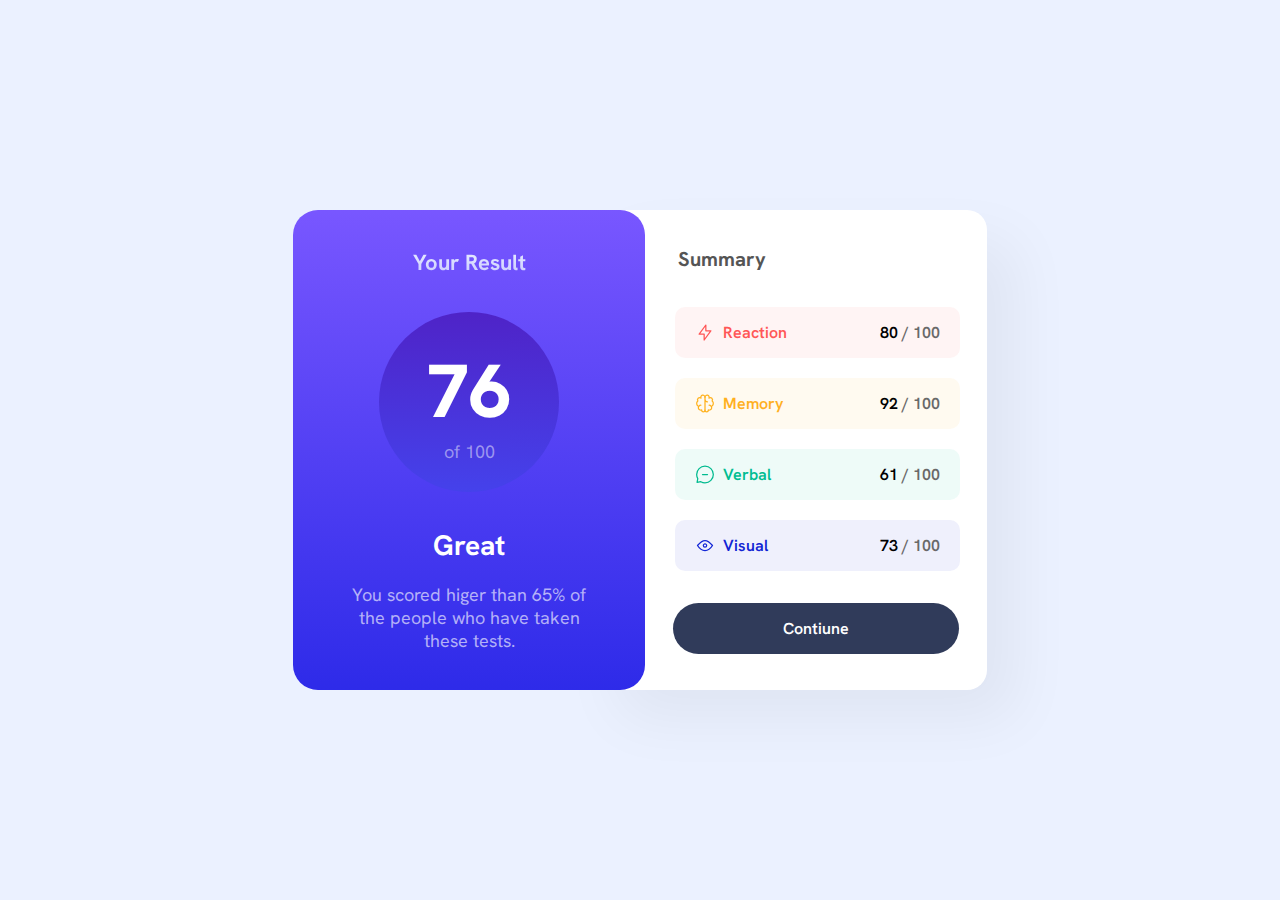
<file: index.html>
<!DOCTYPE html>
<html lang="en">
  <head>
    <meta charset="UTF-8" />
    <meta name="viewport" content="width=device-width, initial-scale=1.0" />
    <title>Result Summary Componente || Frontend Mentor</title>
    <!--Styles CSS-->
    <link rel="stylesheet" href="result-file.css" />
    <!--Typography-->
    <link rel="preconnect" href="https://fonts.googleapis.com" />
    <link rel="preconnect" href="https://fonts.gstatic.com" crossorigin />
    <link
      href="https://fonts.googleapis.com/css2?family=Hanken+Grotesk:ital,wght@0,100..900;1,100..900&display=swap"
      rel="stylesheet"
    />
    <!--Website icon-->
    <link rel="icon" type="image/png" sizes="32x32" href="favicon-32x32.png" />
  </head>
  <body>
    <!--Container of "Your result" and "Summary"-->
    <div class="main-container">
      <!--Your result content box-->
      <div class="your-result-container">
        <h3 class="your-result-title">Your Result</h3>

        <div class="final-score">
          <p class="average-score">76</p>
          <p class="average-up-100">of 100</p>
        </div>

        <h3 class="great-title">Great</h3>

        <p class="footer-text">
          You scored higer than 65% of the people who have taken these tests.
        </p>
      </div>
      <!--Summary content box-->
      <div class="summary-container">
        <h3 class="summary-title">Summary</h3>

        <!--Summary results column-->
        <div class="results-column">
          <!--Section parts-->
          <div class="section-result" style="background-color: hsla(0, 100%, 67%, 0.068);">
             <!--Emotions an icon div section-->
            <div class="emotions-icons">
              <img src="icon-reaction.svg" alt="reaction image" />
              <p class="reaction-test" style="color: hsl(0, 100%, 67%);">Reaction</p>
            </div>
            <p class="span-class" style="color: rgb(105, 105, 105);">
              <span style="font-weight: 600; color: black;">
                80</span> / 100
              </p>
          </div>

          <div class="section-result" style="background-color: hsl(39, 100%, 56%, 0.068);">
            <!--Emotions an icon div section-->
            <div class="emotions-icons">
              <img src="icon-memory.svg" alt="memory image" />
                <p class="reaction-test" style="color: hsl(39, 100%, 56%);">Memory</p>
                </div>
              <p class="span-class" style="color: rgb(105, 105, 105);">
                <span style="font-weight: 600; color: black;">
                  92</span> / 100
                </p>
          </div>

          <div class="section-result" style="background-color: hsl(166, 100%, 37%, 0.068);">
             <!--Emotions an icon div section-->
            <div class="emotions-icons">
              <img src="icon-verbal.svg" alt="Verbal image" />
                <p class="reaction-test" style="color: hsl(166, 100%, 37%);">Verbal</p>
            </div>
            <p class="span-class"
              style="color: rgb(105, 105, 105);">
               <span style="font-weight: 600; color: black;">
                61</span> / 100
              </p>
          </div>

          <div class="section-result" style="background-color: hsl(234, 85%, 45%, 0.068);">
             <!--Emotions an icon div section-->
            <div class="emotions-icons">
              <img src="icon-visual.svg" alt="Visual image" />
                <p class="reaction-test" style="color: hsl(234, 85%, 45%);">Visual</p>
            </div>
            <p class="span-class" 
                style="color: rgb(105, 105, 105);">
                  <span style="font-weight: 600; color: black;" >
                73</span> / 100
            </p>
          </div>
          
        </div>

        <button class="footer-button">Contiune</button>

      </div>

    </div>

    <!--End of HTML code-->
  </body>
</html>
</file>
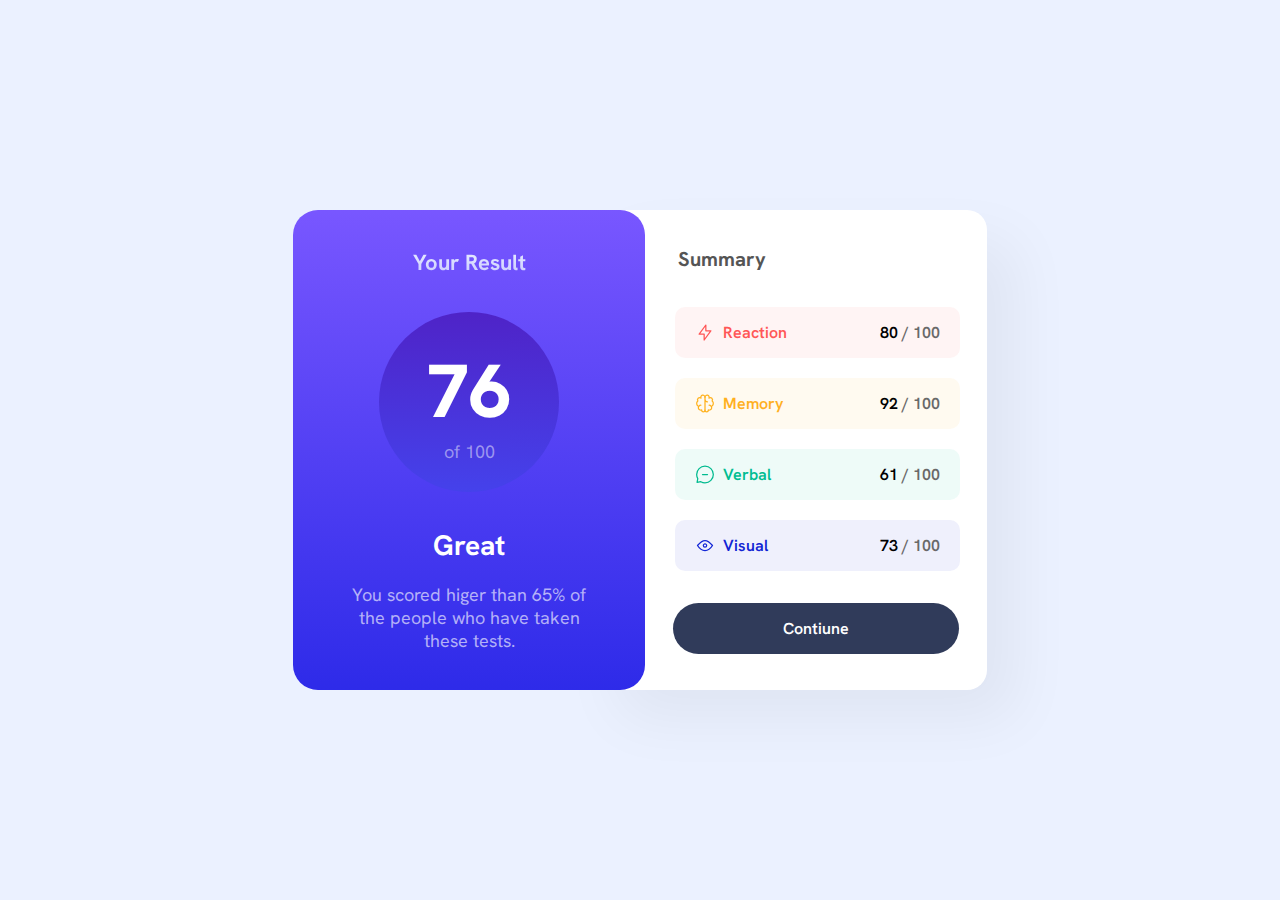
<file: result-file.html>
<!DOCTYPE html>
<html lang="en">
  <head>
    <meta charset="UTF-8" />
    <meta name="viewport" content="width=device-width, initial-scale=1.0" />
    <title>Result Summary Componente || Frontend Mentor</title>
    <!--Styles CSS-->
    <link rel="stylesheet" href="result-file.css" />
    <!--Typography-->
    <link rel="preconnect" href="https://fonts.googleapis.com" />
    <link rel="preconnect" href="https://fonts.gstatic.com" crossorigin />
    <link
      href="https://fonts.googleapis.com/css2?family=Hanken+Grotesk:ital,wght@0,100..900;1,100..900&display=swap"
      rel="stylesheet"
    />
    <!--Website icon-->
    <link rel="icon" type="image/png" sizes="32x32" href="favicon-32x32.png" />
  </head>
  <body>
    <!--Container of "Your result" and "Summary"-->
    <div class="main-container">
      <!--Your result content box-->
      <div class="your-result-container">
        <h3 class="your-result-title">Your Result</h3>

        <div class="final-score">
          <p class="average-score">76</p>
          <p class="average-up-100">of 100</p>
        </div>

        <h3 class="great-title">Great</h3>

        <p class="footer-text">
          You scored higer than 65% of the people who have taken these tests.
        </p>
      </div>
      <!--Summary content box-->
      <div class="summary-container">
        <h3 class="summary-title">Summary</h3>

        <!--Summary results column-->
        <div class="results-column">
          <!--Section parts-->
          <div class="section-result" style="background-color: hsla(0, 100%, 67%, 0.068);">
             <!--Emotions an icon div section-->
            <div class="emotions-icons">
              <img src="icon-reaction.svg" alt="reaction image" />
              <p class="reaction-test" style="color: hsl(0, 100%, 67%);">Reaction</p>
            </div>
            <p class="span-class" style="color: rgb(105, 105, 105);">
              <span style="font-weight: 600; color: black;">
                80</span> / 100
              </p>
          </div>

          <div class="section-result" style="background-color: hsl(39, 100%, 56%, 0.068);">
            <!--Emotions an icon div section-->
            <div class="emotions-icons">
              <img src="icon-memory.svg" alt="memory image" />
                <p class="reaction-test" style="color: hsl(39, 100%, 56%);">Memory</p>
                </div>
              <p class="span-class" style="color: rgb(105, 105, 105);">
                <span style="font-weight: 600; color: black;">
                  92</span> / 100
                </p>
          </div>

          <div class="section-result" style="background-color: hsl(166, 100%, 37%, 0.068);">
             <!--Emotions an icon div section-->
            <div class="emotions-icons">
              <img src="icon-verbal.svg" alt="Verbal image" />
                <p class="reaction-test" style="color: hsl(166, 100%, 37%);">Verbal</p>
            </div>
            <p class="span-class"
              style="color: rgb(105, 105, 105);">
               <span style="font-weight: 600; color: black;">
                61</span> / 100
              </p>
          </div>

          <div class="section-result" style="background-color: hsl(234, 85%, 45%, 0.068);">
             <!--Emotions an icon div section-->
            <div class="emotions-icons">
              <img src="icon-visual.svg" alt="Visual image" />
                <p class="reaction-test" style="color: hsl(234, 85%, 45%);">Visual</p>
            </div>
            <p class="span-class" 
                style="color: rgb(105, 105, 105);">
                  <span style="font-weight: 600; color: black;" >
                73</span> / 100
            </p>
          </div>
          
        </div>

        <button class="footer-button">Contiune</button>

      </div>

    </div>

    <!--End of HTML code-->
  </body>
</html>
</file>
<file: result-file.css>
* {
  background-color: hsl(221, 100%, 96%);
  font-family: "Hanken Grotesk";
  margin: 0;
  padding: 0;
}

/*Main container settings*/
.main-container {
  display: flex;
  justify-content: center;
  align-items: center;
  min-height: 100vh;
  background: none;
}

/*Your result main container settings*/
.your-result-container {
  display: flex;
  gap: 20px;
  justify-content: center;
  flex-direction: column;
  text-align: center;
  border-radius: 25px;
  height: 30rem;
  width: 22rem;
  z-index: 2;
  position: relative;
  background-image: linear-gradient(hsl(252, 100%, 67%), hsl(241, 81%, 54%));
}

/*Your result title box setting*/
.your-result-title {
  background: none;
  background: linear-gradient(hsl(221, 100%, 96%), hsl(241, 100%, 89%));
  -webkit-background-clip: text;
  background-clip: text;
  -webkit-text-fill-color: transparent;
  color: transparent;
  font-size: 22px;
  font-weight: bold;
  margin-bottom: 15px;
}

/*Circule settings from final score class*/
.final-score {
  display: flex;
  justify-content: center;
  align-items: center;
  flex-direction: column;
  width: 180px;
  height: 180px;
  border-radius: 50%;
  background-image: linear-gradient(hsl(256, 70%, 46%, 1), hsl(241, 81%, 59%));
  margin-left: auto;
  margin-right: auto;
}

/*Scores*/
.average-score {
  background: none;
  color: white;
  font-size: 75px;
  font-weight: 800;
}

.average-up-100 {
  background: none;
  color: rgba(255, 255, 255, 0.466);
  font-size: 18px;
}

/*great title settings*/
.great-title{
    font-weight: 700;
    color: white;
    margin-top: 15px;
    background: none;
    font-size: 28px;
}

/*footer text settings from your result section*/
.footer-text{
    margin-left: auto;
    margin-right: auto;
    width: 240px;
    color: rgba(255, 255, 255, 0.623);
    background: none;
    font-size: 18px;
}

/*Summary content box settings*/
.summary-container{
  background: none;
  display: flex;
  flex-direction: column;
  align-items: center;
  justify-content: center;
  background-color: white;
  height: 30rem;
  width: 25rem;
  z-index: 1;
  position: relative;
  border-radius: 20px;
  margin-left: -58px;
  box-shadow: 30px 30px 60px rgba(0, 0, 0, 0.05);
 
  
}

/*Summary title settings*/
.summary-title{
  color: rgb(85, 85, 85);
  background: none;
  font-size: 20px;
  font-weight: 700;
  margin-right: 130px;
  margin-bottom: 35px;
}

/*Summary results column settings*/
.results-column{
  background: none;
  text-align: center;
  margin-left: 20px;
  margin-bottom: 12px;
}

/*Section parts settings*/
.section-result{
  background: none;
  display: flex;
  justify-content: space-between;
  padding: 15px 20px;
  width: 100%;
  margin-bottom: 20px;
  border-radius: 10px;
  gap: 45px;
}

.section-result span{
  background: none;
}

/*Emotions an icons div section settings*/
.emotions-icons{
  display: flex;
  background: none;
  margin-right: 8px;
}

.emotions-icons img{
  margin-right: 8px;
}

.emotions-icons p{
  font-weight: 600;
}

.emotions-icons img, p{
  background: none;
}

.span-class{
  font-weight: 600;
}

/*Footer button settings*/
.footer-button{
  border: none;
  background: none;
  background-color: hsl(224, 30%, 27%);
  color: white;
  padding: 15px 110px;
  margin-left: 58px;
  border-radius: 50px;
  font-weight: 600;
  font-size: 16px;
  cursor: pointer;
}

.footer-button:hover{
  background-image: linear-gradient(hsl(252, 100%, 67%), hsl(241, 81%, 54%));
  
}
</file>
